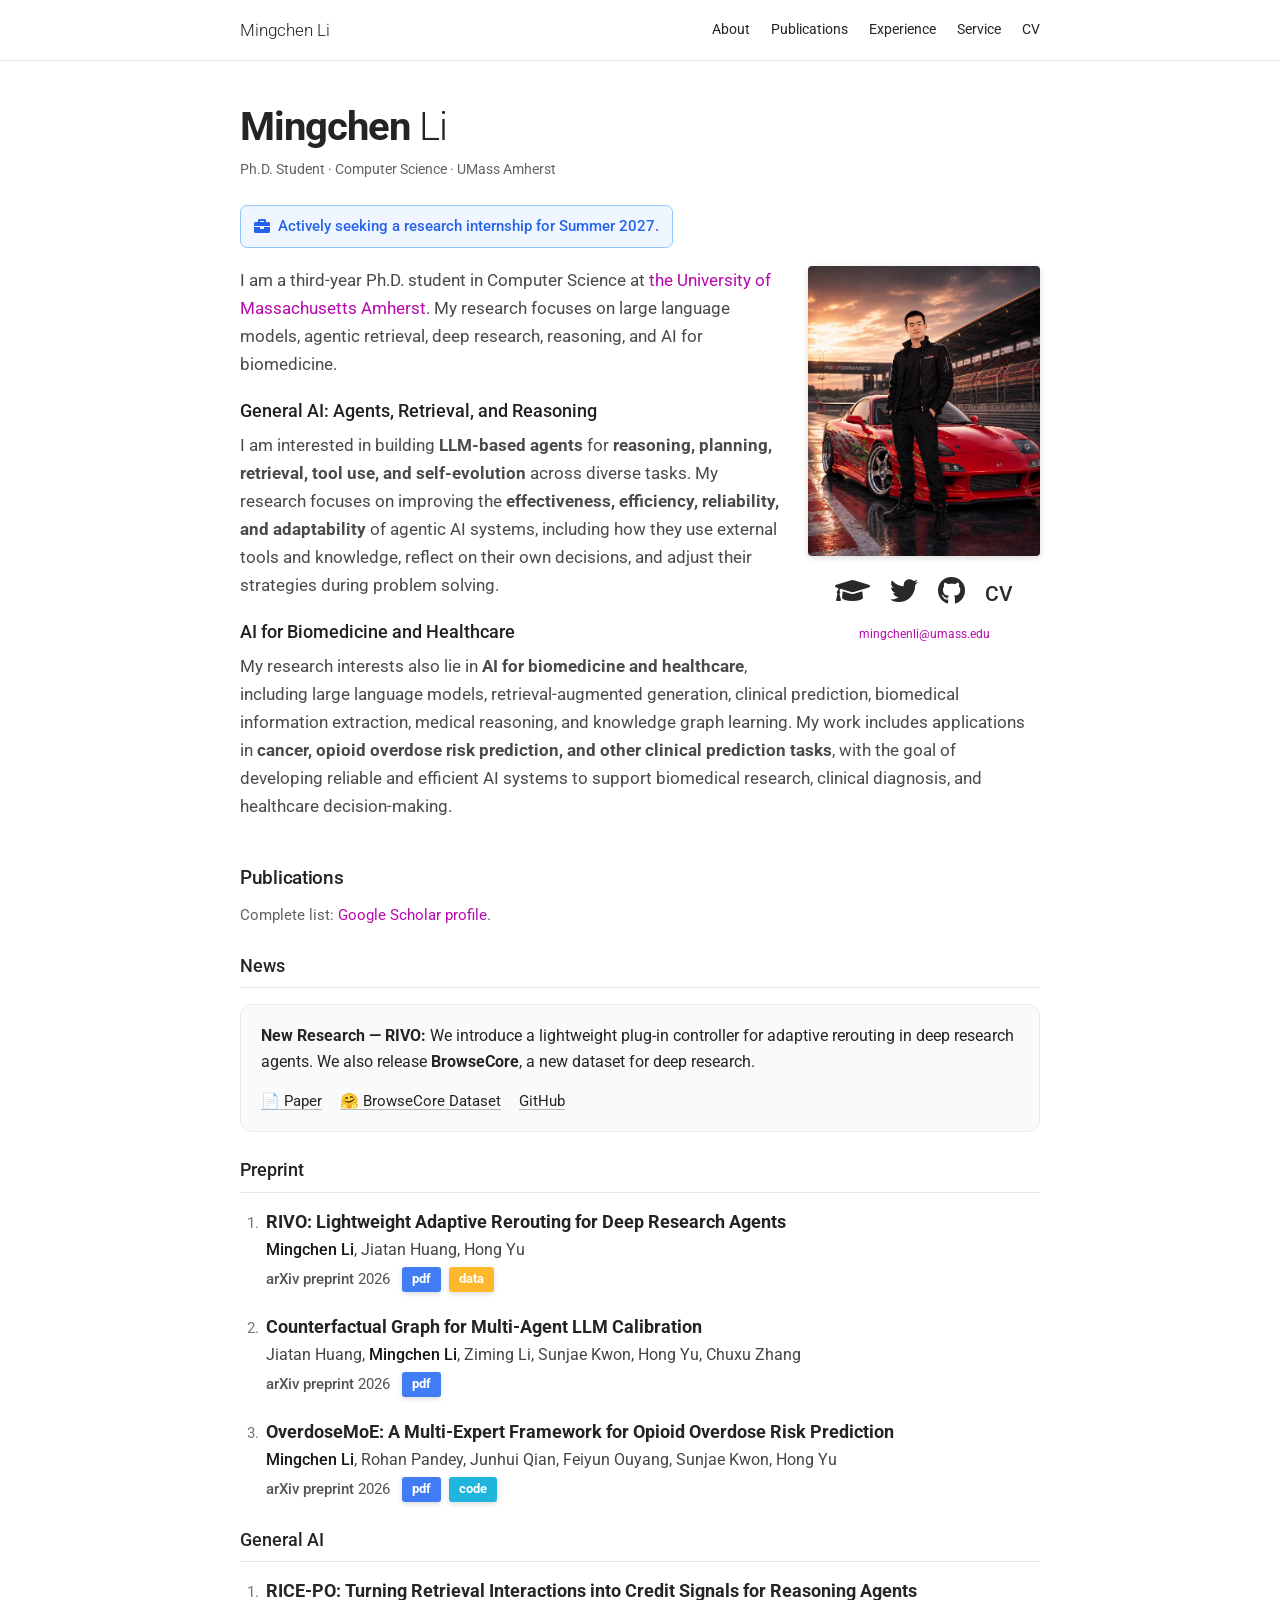
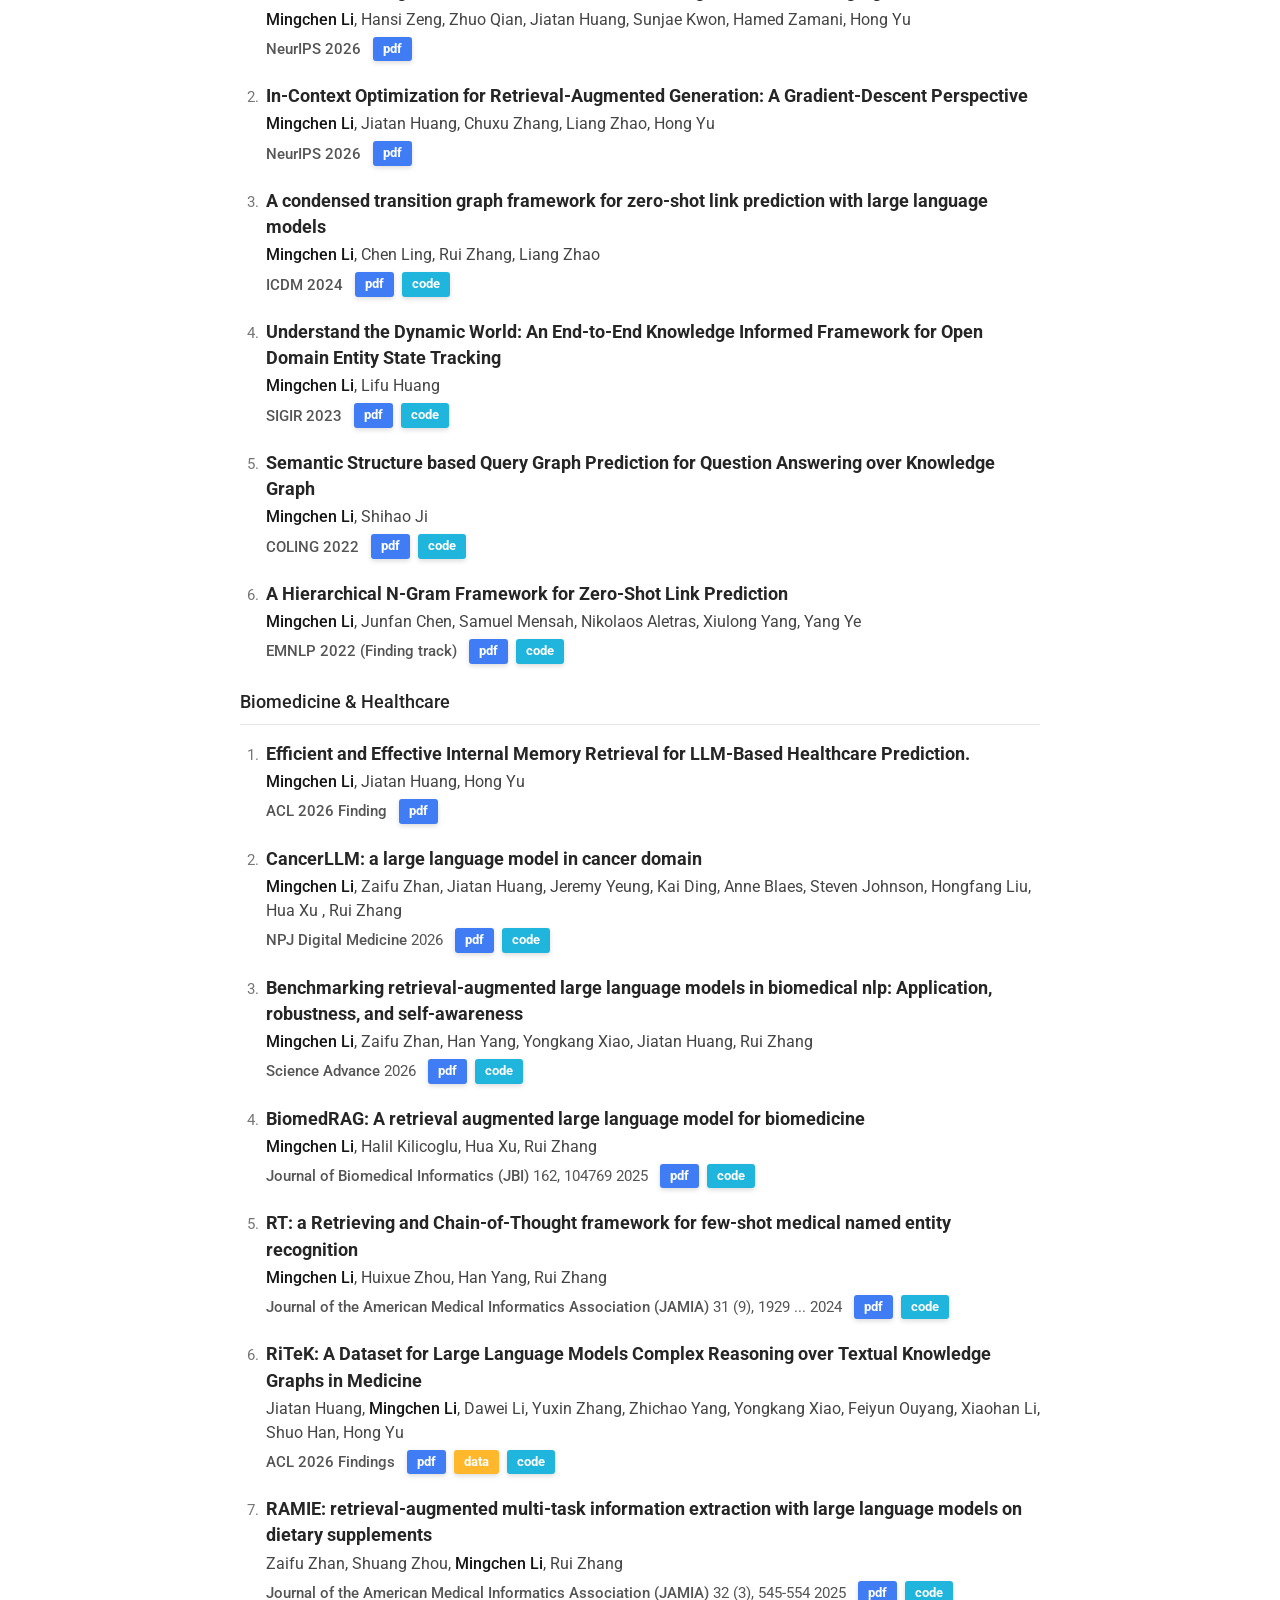
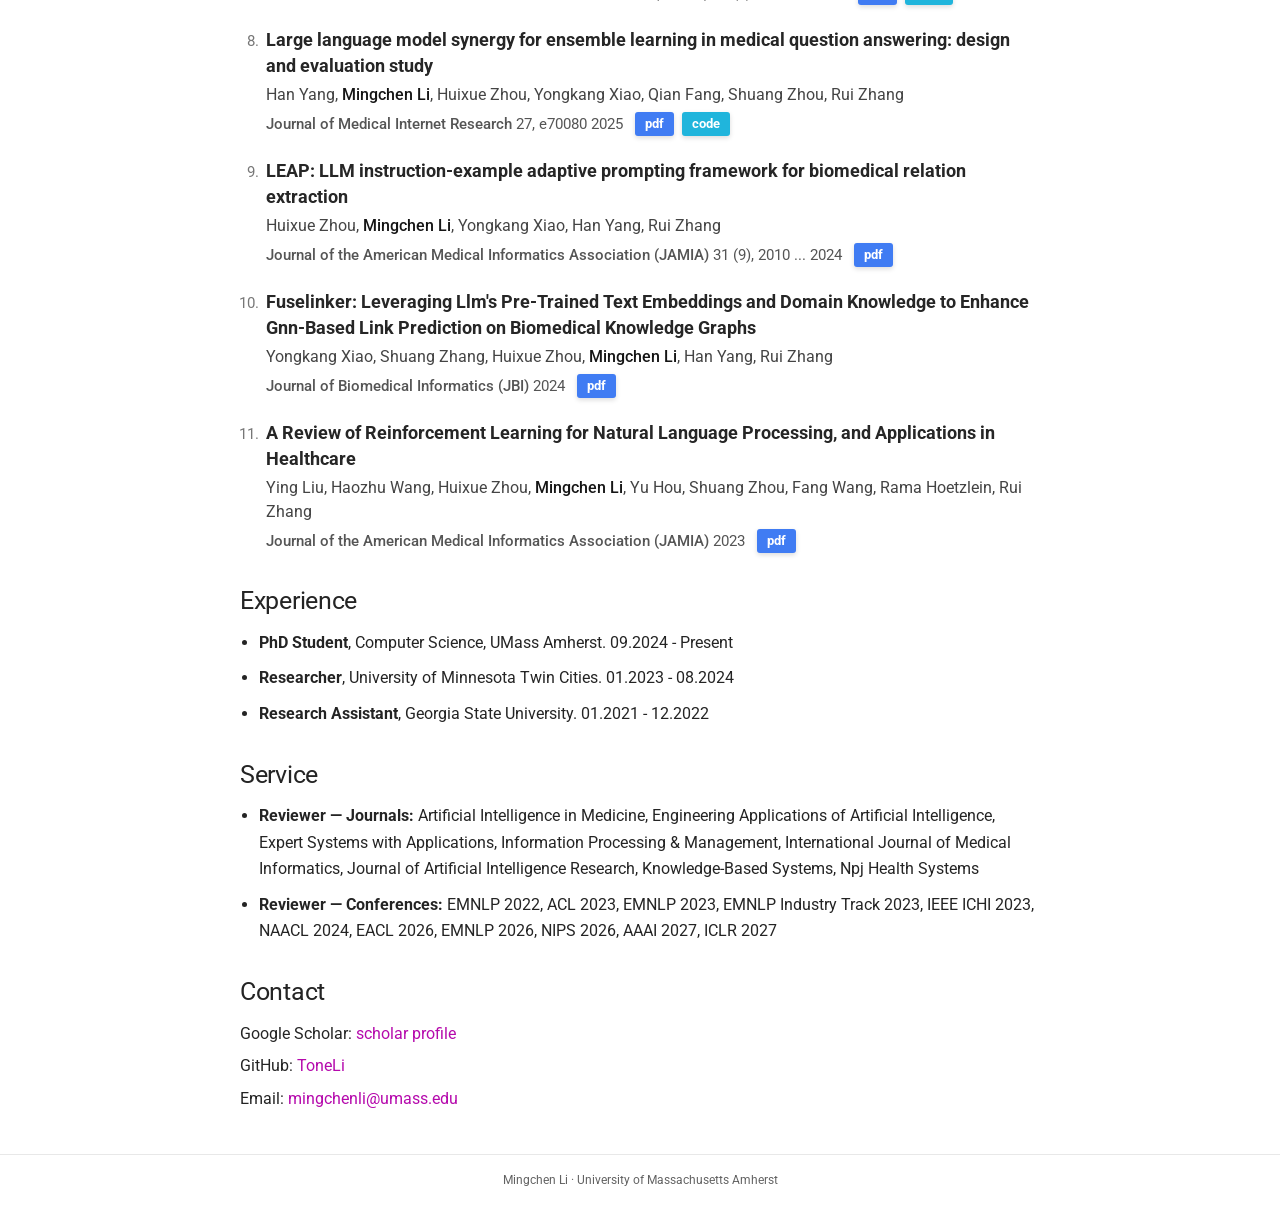
<file: index.html>
<!DOCTYPE html>
<html lang="en">
<head>
  <meta charset="UTF-8">
  <meta http-equiv="X-UA-Compatible" content="IE=edge">
  <meta name="viewport" content="width=device-width, initial-scale=1.0">
  <title>Mingchen Li</title>
  <meta name="author" content="Mingchen Li">
  <meta
    name="description"
    content="Mingchen Li | Academic homepage"
  >
  <link rel="icon" href="/favicon.ico?v=power-u">
  <link rel="icon" type="image/svg+xml" sizes="any" href="/img/umass-power-u.svg">
  <link rel="apple-touch-icon" href="/img/umass-icon.png?v=power-u">
  <link rel="preconnect" href="https://fonts.googleapis.com">
  <link rel="preconnect" href="https://fonts.gstatic.com" crossorigin>
  <link
    href="https://fonts.googleapis.com/css2?family=Roboto:wght@300;400;500;700&display=swap"
    rel="stylesheet"
  >
  <link
    rel="stylesheet"
    href="https://cdn.jsdelivr.net/npm/@fortawesome/fontawesome-free@5.13.0/css/all.min.css"
  >
  <link rel="stylesheet" href="/css/home.css?v=20261023-news">
</head>
<body>
  <header class="topbar">
    <div class="page-shell topbar-inner">
      <a class="brand" href="/">Mingchen Li</a>
      <nav class="topnav" aria-label="Primary">
        <a href="#about">About</a>
        <a href="#publications">Publications</a>
        <a href="#experience">Experience</a>
        <a href="#service">Service</a>
        <a href="/attaches/Chen_resume.pdf" target="_blank" rel="noopener noreferrer">CV</a>
      </nav>
    </div>
  </header>

  <main>
    <section class="content">
      <div class="content-shell">
        <section class="about-section" id="about">
          <header class="profile-heading">
            <h1><strong>Mingchen</strong> Li</h1>
            <p>Ph.D. Student · Computer Science · UMass Amherst</p>
          </header>
          <div class="opportunity-banner">
            <i class="fas fa-briefcase" aria-hidden="true"></i>
            <span>Actively seeking a research internship for Summer 2027.</span>
          </div>
          <aside class="profile-sidebar" aria-label="Profile and links">
            <img class="portrait" src="/img/profile-racing.jpg?v=cda51746a6" alt="Portrait of Mingchen Li" width="230" height="288">
            <div class="icon-links" aria-label="External links">
            <a href="https://scholar.google.com/citations?user=wdqg_lwAAAAJ&hl=zh-CN" target="_blank" rel="noopener noreferrer" aria-label="Google Scholar">
              <i class="fas fa-graduation-cap" aria-hidden="true"></i>
            </a>
            <a href="https://twitter.com/Mingche21060201" target="_blank" rel="noopener noreferrer" aria-label="Twitter">
              <i class="fab fa-twitter" aria-hidden="true"></i>
            </a>
            <a href="https://github.com/ToneLi" target="_blank" rel="noopener noreferrer" aria-label="GitHub">
              <i class="fab fa-github" aria-hidden="true"></i>
            </a>
            <a href="/attaches/Chen_resume.pdf" target="_blank" rel="noopener noreferrer" aria-label="View CV (PDF)">
              <span>CV</span>
            </a>
          </div>
            <a class="profile-email" href="mailto:mingchenli@umass.edu">mingchenli@umass.edu</a>
          </aside>
          <div class="prose">
          <p>I am a third-year Ph.D. student in Computer Science at <a href="https://www.umass.edu/" target="_blank" rel="noopener noreferrer">the University of Massachusetts Amherst</a>. My research focuses on large language models, agentic retrieval, deep research, reasoning, and AI for biomedicine.</p>

          <h3>General AI: Agents, Retrieval, and Reasoning</h3>

          <p>I am interested in building <strong>LLM-based agents</strong> for <strong>reasoning, planning, retrieval, tool use, and self-evolution</strong> across diverse tasks. My research focuses on improving the <strong>effectiveness, efficiency, reliability, and adaptability</strong> of agentic AI systems, including how they use external tools and knowledge, reflect on their own decisions, and adjust their strategies during problem solving.</p>

          <h3>AI for Biomedicine and Healthcare</h3>

          <p>My research interests also lie in <strong>AI for biomedicine and healthcare</strong>, including large language models, retrieval-augmented generation, clinical prediction, biomedical information extraction, medical reasoning, and knowledge graph learning. My work includes applications in <strong>cancer, opioid overdose risk prediction, and other clinical prediction tasks</strong>, with the goal of developing reliable and efficient AI systems to support biomedical research, clinical diagnosis, and healthcare decision-making.</p>
          </div>
        </section>


        <section class="content-section">
          <h2 id="publications">Publications</h2>
          <p class="section-note">
            Complete list:
            <a href="https://scholar.google.com/citations?user=wdqg_lwAAAAJ&hl=zh-CN" target="_blank" rel="noopener noreferrer">Google Scholar profile</a>.
          </p>
          <h3 id="news">News</h3>
          <article class="news-card">
            <p><strong>New Research — RIVO:</strong> We introduce a lightweight plug-in controller for adaptive rerouting in deep research agents. We also release <strong>BrowseCore</strong>, a new dataset for deep research.</p>
            <div class="news-links">
              <a href="https://arxiv.org/pdf/2610.15910" target="_blank" rel="noopener noreferrer">📄 Paper</a>
              <a href="https://huggingface.co/datasets/ChenAI2015/BrowseCore" target="_blank" rel="noopener noreferrer">🤗 BrowseCore Dataset</a>
              <a href="https://github.com/ToneLi/RIVO_deepresearch" target="_blank" rel="noopener noreferrer">GitHub</a>
            </div>
          </article>

          <h3>Preprint</h3>
          <ol class="publication-list">
            <li class="publication-item">
              <p class="pub-title">RIVO: Lightweight Adaptive Rerouting for Deep Research Agents</p>
              <p class="pub-authors"><strong>Mingchen Li</strong>, Jiatan Huang, Hong Yu</p>
              <div class="pub-details"><span class="pub-venue"><strong>arXiv preprint</strong> 2026</span><span class="pub-resources"><a class="resource-button resource-pdf" href="https://arxiv.org/pdf/2610.15910" target="_blank" rel="noopener noreferrer">pdf</a><a class="resource-button resource-data" href="https://huggingface.co/datasets/ChenAI2015/BrowseCore" target="_blank" rel="noopener noreferrer">data</a></span></div>
            </li>
            <li class="publication-item">
              <p class="pub-title">Counterfactual Graph for Multi-Agent LLM Calibration</p>
              <p class="pub-authors">Jiatan Huang, <strong>Mingchen Li</strong>, Ziming Li, Sunjae Kwon, Hong Yu, Chuxu Zhang</p>
              <div class="pub-details"><span class="pub-venue"><strong>arXiv preprint</strong> 2026</span><span class="pub-resources"><a class="resource-button resource-pdf" href="https://arxiv.org/abs/2605.30653" target="_blank" rel="noopener noreferrer">pdf</a></span></div>
            </li>
            <li class="publication-item">
              <p class="pub-title">OverdoseMoE: A Multi-Expert Framework for Opioid Overdose Risk Prediction</p>
              <p class="pub-authors"><strong>Mingchen Li</strong>, Rohan Pandey, Junhui Qian, Feiyun Ouyang, Sunjae Kwon, Hong Yu</p>
              <div class="pub-details"><span class="pub-venue"><strong>arXiv preprint</strong> 2026</span><span class="pub-resources"><a class="resource-button resource-pdf" href="https://arxiv.org/pdf/2609.40108" target="_blank" rel="noopener noreferrer">pdf</a><a class="resource-button resource-code" href="https://github.com/ToneLi/OverdoseMoE/" target="_blank" rel="noopener noreferrer">code</a></span></div>
            </li>
          </ol>

          <h3>General AI</h3>
          <ol class="publication-list">
            <li class="publication-item">
              <p class="pub-title"><a href="https://arxiv.org/abs/2605.26352" target="_blank" rel="noopener noreferrer">RICE-PO: Turning Retrieval Interactions into Credit Signals for Reasoning Agents</a></p>
              <p class="pub-authors"><strong>Mingchen Li</strong>, Hansi Zeng, Zhuo Qian, Jiatan Huang, Sunjae Kwon, Hamed Zamani, Hong Yu</p>
              <div class="pub-details"><span class="pub-venue"><strong>NeurIPS 2026</strong></span><span class="pub-resources"><a class="resource-button resource-pdf" href="https://arxiv.org/abs/2605.26352" target="_blank" rel="noopener noreferrer">pdf</a></span></div>
            </li>
            <li class="publication-item">
              <p class="pub-title"><a href="https://arxiv.org/abs/2605.26356" target="_blank" rel="noopener noreferrer">In-Context Optimization for Retrieval-Augmented Generation: A Gradient-Descent Perspective</a></p>
              <p class="pub-authors"><strong>Mingchen Li</strong>, Jiatan Huang, Chuxu Zhang, Liang Zhao, Hong Yu</p>
              <div class="pub-details"><span class="pub-venue"><strong>NeurIPS 2026</strong></span><span class="pub-resources"><a class="resource-button resource-pdf" href="https://arxiv.org/abs/2605.26356" target="_blank" rel="noopener noreferrer">pdf</a></span></div>
            </li>
            <li class="publication-item">
              <p class="pub-title"><a href="https://arxiv.org/pdf/2402.10779" target="_blank" rel="noopener noreferrer">A condensed transition graph framework for zero-shot link prediction with large language models</a></p>
              <p class="pub-authors"><strong>Mingchen Li</strong>, Chen Ling, Rui Zhang, Liang Zhao</p>
              <div class="pub-details"><span class="pub-venue"><strong>ICDM 2024</strong></span><span class="pub-resources"><a class="resource-button resource-pdf" href="https://arxiv.org/abs/2402.10779" target="_blank" rel="noopener noreferrer">pdf</a><a class="resource-button resource-code" href="https://github.com/ToneLi/Graph_LLM_link_predcition" target="_blank" rel="noopener noreferrer">code</a></span></div>
            </li>
            <li class="publication-item">
              <p class="pub-title"><a href="https://dl.acm.org/doi/pdf/10.1145/3539618.3591781" target="_blank" rel="noopener noreferrer">Understand the Dynamic World: An End-to-End Knowledge Informed Framework for Open Domain Entity State Tracking</a></p>
              <p class="pub-authors"><strong>Mingchen Li</strong>, Lifu Huang</p>
              <div class="pub-details"><span class="pub-venue"><strong>SIGIR 2023</strong></span><span class="pub-resources"><a class="resource-button resource-pdf" href="https://dl.acm.org/doi/pdf/10.1145/3539618.3591781" target="_blank" rel="noopener noreferrer">pdf</a><a class="resource-button resource-code" href="https://github.com/PLUM-Lab/open_domain_entity_state_tracking" target="_blank" rel="noopener noreferrer">code</a></span></div>
            </li>
            <li class="publication-item">
              <p class="pub-title"><a href="https://aclanthology.org/2022.coling-1.135/" target="_blank" rel="noopener noreferrer">Semantic Structure based Query Graph Prediction for Question Answering over Knowledge Graph</a></p>
              <p class="pub-authors"><strong>Mingchen Li</strong>, Shihao Ji</p>
              <div class="pub-details"><span class="pub-venue"><strong>COLING 2022</strong></span><span class="pub-resources"><a class="resource-button resource-pdf" href="https://aclanthology.org/2022.coling-1.135/" target="_blank" rel="noopener noreferrer">pdf</a><a class="resource-button resource-code" href="https://github.com/ToneLi/SSKGQA" target="_blank" rel="noopener noreferrer">code</a></span></div>
            </li>
            <li class="publication-item">
              <p class="pub-title"><a href="https://aclanthology.org/2022.findings-emnlp.184/" target="_blank" rel="noopener noreferrer">A Hierarchical N-Gram Framework for Zero-Shot Link Prediction</a></p>
              <p class="pub-authors"><strong>Mingchen Li</strong>, Junfan Chen, Samuel Mensah, Nikolaos Aletras, Xiulong Yang, Yang Ye</p>
              <div class="pub-details"><span class="pub-venue"><strong>EMNLP 2022 (Finding track)</strong></span><span class="pub-resources"><a class="resource-button resource-pdf" href="https://aclanthology.org/2022.findings-emnlp.184/" target="_blank" rel="noopener noreferrer">pdf</a><a class="resource-button resource-code" href="https://github.com/ToneLi/HNZSLP" target="_blank" rel="noopener noreferrer">code</a></span></div>
            </li>
          </ol>

          <h3>Biomedicine &amp; Healthcare</h3>
          <ol class="publication-list">
            <li class="publication-item">
              <p class="pub-title"><a href="https://arxiv.org/pdf/2604.07659" target="_blank" rel="noopener noreferrer">Efficient and Effective Internal Memory Retrieval for LLM-Based Healthcare Prediction.</a></p>
              <p class="pub-authors"><strong>Mingchen Li</strong>, Jiatan Huang, Hong Yu</p>
              <div class="pub-details"><span class="pub-venue"><strong>ACL 2026 Finding</strong></span><span class="pub-resources"><a class="resource-button resource-pdf" href="https://arxiv.org/abs/2604.07659" target="_blank" rel="noopener noreferrer">pdf</a></span></div>
            </li>
            <li class="publication-item">
              <p class="pub-title"><a href="https://www.nature.com/articles/s41746-026-02441-8" target="_blank" rel="noopener noreferrer">CancerLLM: a large language model in cancer domain</a></p>
              <p class="pub-authors"><strong>Mingchen Li</strong>, Zaifu Zhan, Jiatan Huang, Jeremy Yeung, Kai Ding, Anne Blaes, Steven Johnson, Hongfang Liu, Hua Xu , Rui Zhang</p>
              <div class="pub-details"><span class="pub-venue"><strong>NPJ Digital Medicine</strong> 2026</span><span class="pub-resources"><a class="resource-button resource-pdf" href="https://www.nature.com/articles/s41746-026-02441-8" target="_blank" rel="noopener noreferrer">pdf</a><a class="resource-button resource-code" href="https://github.com/ToneLi/CancerLLM" target="_blank" rel="noopener noreferrer">code</a></span></div>
            </li>
            <li class="publication-item">
              <p class="pub-title"><a href="https://www.science.org/doi/pdf/10.1126/sciadv.adr1443" target="_blank" rel="noopener noreferrer">Benchmarking retrieval-augmented large language models in biomedical nlp: Application, robustness, and self-awareness</a></p>
              <p class="pub-authors"><strong>Mingchen Li</strong>, Zaifu Zhan, Han Yang, Yongkang Xiao, Jiatan Huang, Rui Zhang</p>
              <div class="pub-details"><span class="pub-venue"><strong>Science Advance</strong> 2026</span><span class="pub-resources"><a class="resource-button resource-pdf" href="https://www.science.org/doi/pdf/10.1126/sciadv.adr1443" target="_blank" rel="noopener noreferrer">pdf</a><a class="resource-button resource-code" href="https://github.com/ToneLi/ToneLi-Evaluating-Retrival-LLM-in-Biomedical-Domain" target="_blank" rel="noopener noreferrer">code</a></span></div>
            </li>
            <li class="publication-item">
              <p class="pub-title"><a href="https://www.sciencedirect.com/science/article/pii/S1532046424001874" target="_blank" rel="noopener noreferrer">BiomedRAG: A retrieval augmented large language model for biomedicine</a></p>
              <p class="pub-authors"><strong>Mingchen Li</strong>, Halil Kilicoglu, Hua Xu, Rui Zhang</p>
              <div class="pub-details"><span class="pub-venue"><strong>Journal of Biomedical Informatics (JBI)</strong> 162, 104769 2025</span><span class="pub-resources"><a class="resource-button resource-pdf" href="https://www.sciencedirect.com/science/article/pii/S1532046424001874" target="_blank" rel="noopener noreferrer">pdf</a><a class="resource-button resource-code" href="https://github.com/ToneLi/BIoMedRAG/tree/main" target="_blank" rel="noopener noreferrer">code</a></span></div>
            </li>
            <li class="publication-item">
              <p class="pub-title"><a href="https://academic.oup.com/jamia/article/31/9/1929/7665312?guestAccessKey=" target="_blank" rel="noopener noreferrer">RT: a Retrieving and Chain-of-Thought framework for few-shot medical named entity recognition</a></p>
              <p class="pub-authors"><strong>Mingchen Li</strong>, Huixue Zhou, Han Yang, Rui Zhang</p>
              <div class="pub-details"><span class="pub-venue"><strong>Journal of the American Medical Informatics Association (JAMIA)</strong> 31 (9), 1929 ... 2024</span><span class="pub-resources"><a class="resource-button resource-pdf" href="https://academic.oup.com/jamia/article/31/9/1929/7665312?guestAccessKey=" target="_blank" rel="noopener noreferrer">pdf</a><a class="resource-button resource-code" href="https://github.com/ToneLi/RT-Retrieving-and-Thinking" target="_blank" rel="noopener noreferrer">code</a></span></div>
            </li>
            <li class="publication-item">
              <p class="pub-title"><a href="https://arxiv.org/pdf/2410.13987" target="_blank" rel="noopener noreferrer">RiTeK: A Dataset for Large Language Models Complex Reasoning over Textual Knowledge Graphs in Medicine</a></p>
              <p class="pub-authors">Jiatan Huang, <strong>Mingchen Li</strong>, Dawei Li, Yuxin Zhang, Zhichao Yang, Yongkang Xiao, Feiyun Ouyang, Xiaohan Li, Shuo Han, Hong Yu</p>
              <div class="pub-details"><span class="pub-venue"><strong>ACL 2026 Findings</strong></span><span class="pub-resources"><a class="resource-button resource-pdf" href="https://arxiv.org/abs/2410.13987" target="_blank" rel="noopener noreferrer">pdf</a><a class="resource-button resource-data" href="https://huggingface.co/datasets/ChenAI2015/A-Dataset-for-Complex-Reasoning-over-Textual-Knowledge-Graphs-in-Medicine/tree/main" target="_blank" rel="noopener noreferrer">data</a><a class="resource-button resource-code" href="https://github.com/ToneLi/Medical-Textual-KG-Reasoning-Benchmark/tree/main" target="_blank" rel="noopener noreferrer">code</a></span></div>
            </li>
            <li class="publication-item">
              <p class="pub-title"><a href="https://academic.oup.com/jamia/article/32/3/545/7951915?guestAccessKey=" target="_blank" rel="noopener noreferrer">RAMIE: retrieval-augmented multi-task information extraction with large language models on dietary supplements</a></p>
              <p class="pub-authors">Zaifu Zhan, Shuang Zhou, <strong>Mingchen Li</strong>, Rui Zhang</p>
              <div class="pub-details"><span class="pub-venue"><strong>Journal of the American Medical Informatics Association (JAMIA)</strong> 32 (3), 545-554 2025</span><span class="pub-resources"><a class="resource-button resource-pdf" href="https://academic.oup.com/jamia/article/32/3/545/7951915?guestAccessKey=" target="_blank" rel="noopener noreferrer">pdf</a><a class="resource-button resource-code" href="https://github.com/Learner4everrr/RAMIE" target="_blank" rel="noopener noreferrer">code</a></span></div>
            </li>
            <li class="publication-item">
              <p class="pub-title"><a href="https://www.jmir.org/2025/1/e70080/" target="_blank" rel="noopener noreferrer">Large language model synergy for ensemble learning in medical question answering: design and evaluation study</a></p>
              <p class="pub-authors">Han Yang, <strong>Mingchen Li</strong>, Huixue Zhou, Yongkang Xiao, Qian Fang, Shuang Zhou, Rui Zhang</p>
              <div class="pub-details"><span class="pub-venue"><strong>Journal of Medical Internet Research</strong> 27, e70080 2025</span><span class="pub-resources"><a class="resource-button resource-pdf" href="https://www.jmir.org/2025/1/e70080/" target="_blank" rel="noopener noreferrer">pdf</a><a class="resource-button resource-code" href="https://github.com/serendipitYang/LLM-Synergy" target="_blank" rel="noopener noreferrer">code</a></span></div>
            </li>
            <li class="publication-item">
              <p class="pub-title"><a href="https://academic.oup.com/jamia/article/31/9/2010/7696965?guestAccessKey=" target="_blank" rel="noopener noreferrer">LEAP: LLM instruction-example adaptive prompting framework for biomedical relation extraction</a></p>
              <p class="pub-authors">Huixue Zhou, <strong>Mingchen Li</strong>, Yongkang Xiao, Han Yang, Rui Zhang</p>
              <div class="pub-details"><span class="pub-venue"><strong>Journal of the American Medical Informatics Association (JAMIA)</strong> 31 (9), 2010 ... 2024</span><span class="pub-resources"><a class="resource-button resource-pdf" href="https://academic.oup.com/jamia/article/31/9/2010/7696965?guestAccessKey=" target="_blank" rel="noopener noreferrer">pdf</a></span></div>
            </li>
            <li class="publication-item">
              <p class="pub-title"><a href="https://www.sciencedirect.com/science/article/pii/S1532046424001485" target="_blank" rel="noopener noreferrer">Fuselinker: Leveraging Llm's Pre-Trained Text Embeddings and Domain Knowledge to Enhance Gnn-Based Link Prediction on Biomedical Knowledge Graphs</a></p>
              <p class="pub-authors">Yongkang Xiao, Shuang Zhang, Huixue Zhou, <strong>Mingchen Li</strong>, Han Yang, Rui Zhang</p>
              <div class="pub-details"><span class="pub-venue"><strong>Journal of Biomedical Informatics (JBI)</strong> 2024</span><span class="pub-resources"><a class="resource-button resource-pdf" href="https://www.sciencedirect.com/science/article/pii/S1532046424001485" target="_blank" rel="noopener noreferrer">pdf</a></span></div>
            </li>
            <li class="publication-item">
              <p class="pub-title"><a href="https://pmc.ncbi.nlm.nih.gov/articles/PMC11413430/" target="_blank" rel="noopener noreferrer">A Review of Reinforcement Learning for Natural Language Processing, and Applications in Healthcare</a></p>
              <p class="pub-authors">Ying Liu, Haozhu Wang, Huixue Zhou, <strong>Mingchen Li</strong>, Yu Hou, Shuang Zhou, Fang Wang, Rama Hoetzlein, Rui Zhang</p>
              <div class="pub-details"><span class="pub-venue"><strong>Journal of the American Medical Informatics Association (JAMIA)</strong> 2023</span><span class="pub-resources"><a class="resource-button resource-pdf" href="https://pmc.ncbi.nlm.nih.gov/articles/PMC11413430/" target="_blank" rel="noopener noreferrer">pdf</a></span></div>
            </li>
          </ol>
        </section>

        <section class="content-section">
          <h2 id="experience">Experience</h2>
          <ul class="plain-list">
            <li><strong>PhD Student</strong>, Computer Science, UMass Amherst. 09.2024 - Present</li>
            <li><strong>Researcher</strong>, University of Minnesota Twin Cities. 01.2023 - 08.2024</li>
            <li><strong>Research Assistant</strong>, Georgia State University. 01.2021 - 12.2022</li>
          </ul>
        </section>

        <section class="content-section">
          <h2 id="service">Service</h2>
          <ul class="plain-list">
            <li><strong>Reviewer — Journals:</strong> Artificial Intelligence in Medicine, Engineering Applications of Artificial Intelligence, Expert Systems with Applications, Information Processing &amp; Management, International Journal of Medical Informatics, Journal of Artificial Intelligence Research, Knowledge-Based Systems, Npj Health Systems</li>
            <li><strong>Reviewer — Conferences:</strong> EMNLP 2022, ACL 2023, EMNLP 2023, EMNLP Industry Track 2023, IEEE ICHI 2023, NAACL 2024, EACL 2026, EMNLP 2026, NIPS 2026, AAAI 2027, ICLR 2027</li>
          </ul>
        </section>

        <section class="content-section">
          <h2 id="contact">Contact</h2>
          <p class="contact-line">
            Google Scholar:
            <a href="https://scholar.google.com/citations?user=wdqg_lwAAAAJ&hl=zh-CN" target="_blank" rel="noopener noreferrer">
              scholar profile
            </a>
          </p>
          <p class="contact-line">
            GitHub:
            <a href="https://github.com/ToneLi" target="_blank" rel="noopener noreferrer">ToneLi</a>
          </p>
          <p class="contact-line">
            Email:
            <a href="mailto:mingchenli@umass.edu">mingchenli@umass.edu</a>
          </p>
        </section>
      </div>
    </section>
  </main>
  <footer class="site-footer">Mingchen Li · University of Massachusetts Amherst</footer>
</body>
</html>
</file>
<file: css/home.css>
:root {
  --text: #242424;
  --muted: #626262;
  --link: #b509ac;
  --line: #e8e8e8;
}
* { box-sizing: border-box; }
html { scroll-behavior: smooth; scroll-padding-top: 84px; }
body { margin: 0; color: var(--text); background: #fff; font-family: Roboto, Arial, sans-serif; font-size: 17px; line-height: 1.65; }
a { color: var(--link); text-decoration: none; }
a:hover { text-decoration: underline; }
a:focus-visible { outline: 2px solid var(--link); outline-offset: 4px; }
img { max-width: 100%; }
.page-shell, .content-shell { width: min(800px, calc(100% - 40px)); margin: 0 auto; }
.topbar { position: sticky; top: 0; z-index: 10; background: rgba(255,255,255,.97); border-bottom: 1px solid var(--line); }
.topbar-inner { display: flex; align-items: center; justify-content: space-between; gap: 20px; min-height: 60px; }
.brand { color: var(--text); font-size: 17px; font-weight: 300; white-space: nowrap; }
.topnav { display: flex; gap: 21px; flex-wrap: wrap; }
.topnav a { color: var(--text); font-size: 14px; }
.topnav a:hover { color: var(--link); }
.content { padding: 42px 0 36px; }
.about-section::after { content: ''; display: table; clear: both; }
.profile-heading { margin-bottom: 24px; }
.profile-heading h1 { font-size: 40px; font-weight: 300; letter-spacing: -1px; line-height: 1.2; margin: 0 0 7px; }
.profile-heading h1 strong { font-weight: 700; }
.profile-heading p { margin: 0; font-size: 14px; color: var(--muted); }
.profile-sidebar { float: right; width: 29%; margin: 0 0 20px 28px; text-align: center; }
.portrait { display: block; width: 100%; height: auto; aspect-ratio: 4 / 5; object-fit: cover; border-radius: 4px; box-shadow: 0 2px 7px #00000024; }
.icon-links { display: flex; justify-content: center; align-items: center; gap: 20px; margin: 16px 0 7px; }
.icon-links a { color: #292929; font-size: 28px; line-height: 1.4; }
.icon-links a:hover { color: var(--link); }
.icon-links span { font-size: 21px; font-weight: 500; }
.profile-email { font-size: 12px; overflow-wrap: anywhere; }
.prose p { margin: 0 0 14px; color: #4a4a4a; }
.prose h3 { font-size: 18px; line-height: 1.5; font-weight: 500; margin: 19px 0 7px; color: #202020; }
.content-section { margin-top: 32px; }
.content-section h2 { font-size: 25px; line-height: 1.3; font-weight: 400; letter-spacing: -.3px; margin: 0 0 12px; }
.content-section h3 { font-size: 18px; font-weight: 500; color: #242424; margin: 23px 0 16px; padding-bottom: 7px; border-bottom: 1px solid var(--line); }
.section-note { margin: 0 0 12px; font-size: 15px; color: var(--muted); }
.news-card { border: 1px solid var(--line); border-radius: 12px; padding: 18px 20px; background: #fafafa; }
.news-card p { margin: 0 0 14px; font-size: 16px; line-height: 1.6; }
.news-links { display: flex; flex-wrap: wrap; gap: 8px 18px; font-size: 15px; }
.news-links a { color: var(--text); text-decoration: underline; text-decoration-color: #b9b9b9; text-underline-offset: 3px; }
.news-links a:hover { color: var(--link); text-decoration-color: currentColor; }
.publication-list { margin: 0; padding-left: 23px; }
.publication-item { padding-left: 3px; margin-bottom: 22px; }
.publication-item::marker { font-size: 15px; color: #777; }
.pub-title, .pub-authors, .pub-venue { margin: 0; }
.pub-title { font-size: 18px; font-weight: 700; line-height: 1.45; }
.pub-title a { color: #262626; }
.pub-title a:hover { color: var(--link); }
.pub-authors { font-size: 16px; line-height: 1.5; margin-top: 3px; color: #444; }
.pub-authors strong { font-weight: 500; color: #151515; }
.pub-details { display: flex; flex-wrap: wrap; align-items: center; gap: 6px 12px; margin-top: 5px; }
.pub-venue { font-size: 15px; color: #555; line-height: 1.5; }
.pub-venue strong { font-weight: 500; }
.pub-resources { display: inline-flex; flex-wrap: wrap; align-items: center; gap: 6px; }
.pub-resources a, .unavailable-link { display: inline-flex; }
.pub-resources img { display: block; height: 18px; width: auto; }
.pub-resources { gap: 8px; }
.resource-button { padding: 2px 10px; border-radius: 3px; color: #fff; font-size: 13px; line-height: 1.6; font-weight: 700; box-shadow: 0 2px 5px #00000024; }
.resource-pdf { background: #407cf3; }
.resource-code { background: #20b5dc; }
.resource-data { background: #ffb72c; }
.resource-button:hover { color: #fff; text-decoration: none; filter: brightness(.9); }
.plain-list { padding-left: 19px; margin: 0; font-size: 16px; }
.plain-list li { margin-bottom: 9px; }
.contact-line { margin: 0 0 6px; font-size: 16px; }
.site-footer { border-top: 1px solid var(--line); padding: 16px 20px; text-align: center; font-size: 12px; color: var(--muted); }
@media (max-width: 600px) {
  .page-shell, .content-shell { width: calc(100% - 32px); }
  .topbar-inner { flex-direction: column; align-items: flex-start; gap: 5px; padding: 10px 0; }
  .topnav { gap: 17px; }
  .topnav a { font-size: 13px; }
  .content { padding-top: 28px; }
  .profile-heading h1 { font-size: 34px; }
  .profile-sidebar { float: none; width: 190px; margin: 0 auto 24px; }
  .content-section h2 { font-size: 23px; }
  .pub-details { gap: 6px 10px; }
}
.opportunity-banner {
  display: flex;
  width: fit-content;
  max-width: 100%;
  align-items: center;
  gap: 8px;
  margin: 8px 0 18px;
  padding: 9px 13px;
  border: 1px solid #93C5FD;
  border-radius: 7px;
  background: #EFF6FF;
  color: #2563EB;
  font-size: 15px;
  font-weight: 500;
  line-height: 1.5;
}
.opportunity-banner i { flex-shrink: 0; font-size: 16px; }
#publications { font-size: 19px; font-weight: 500; }
@media (prefers-reduced-motion: reduce) { html { scroll-behavior: auto; } }
</file>
